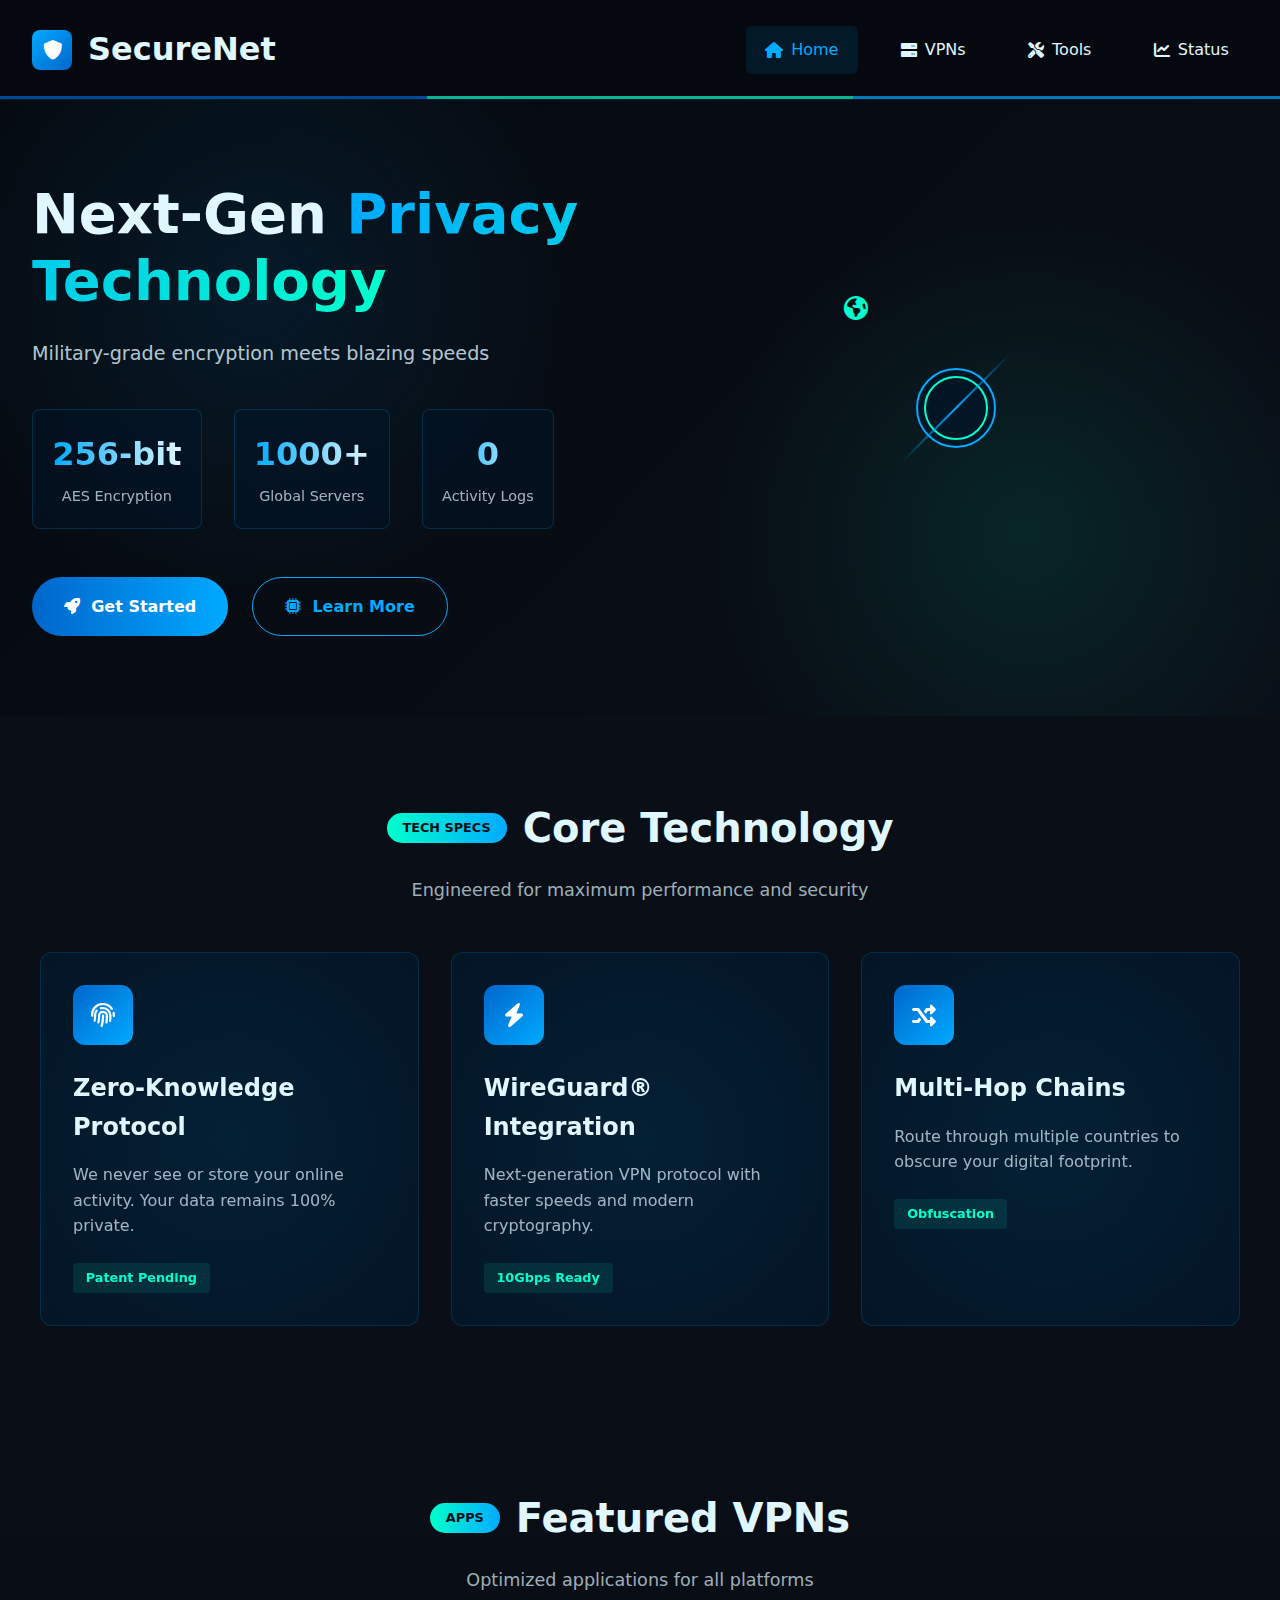
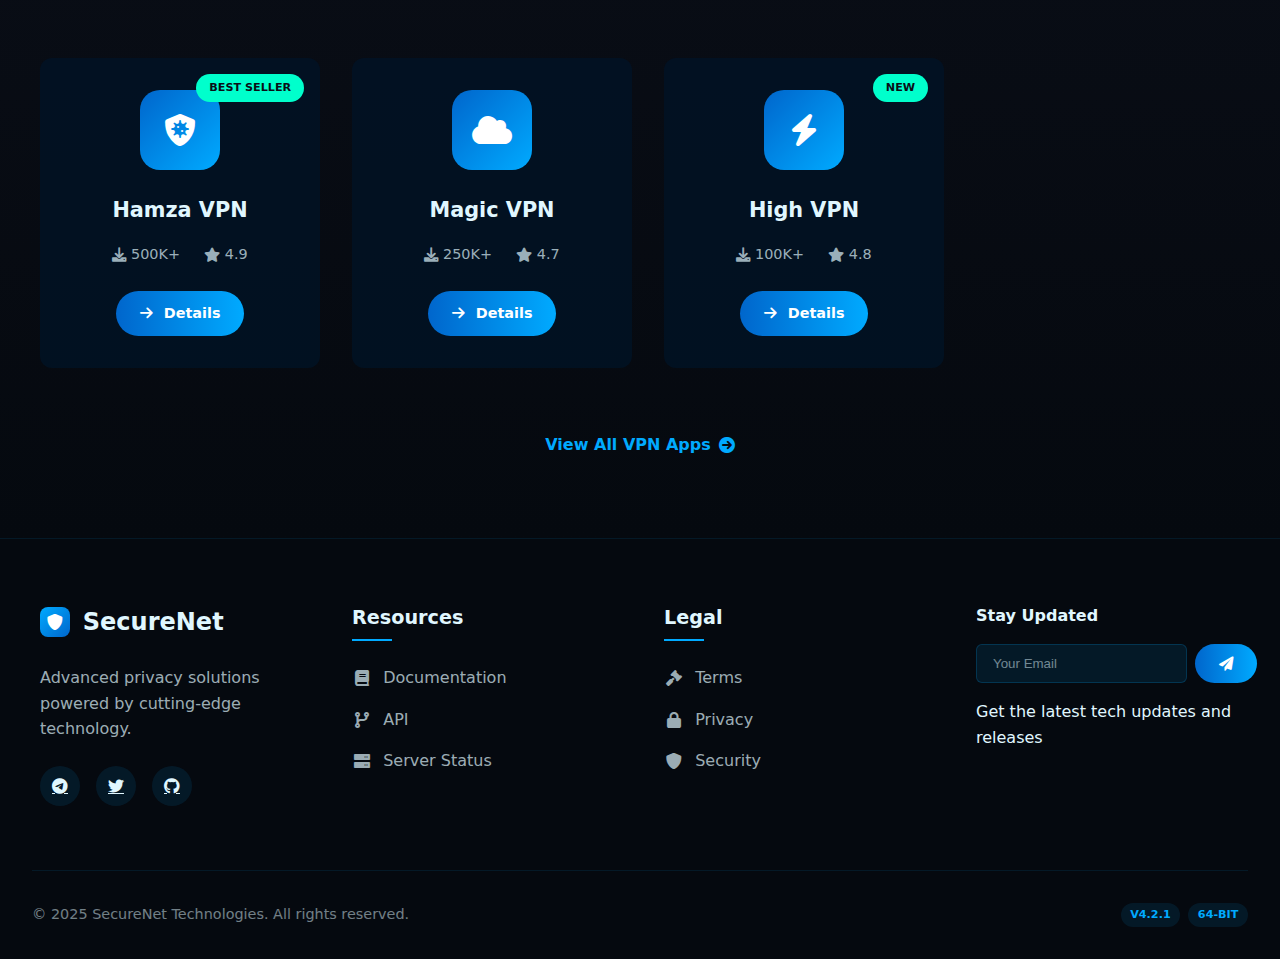
<file: index.html>
<!DOCTYPE html>
<html lang="en">
<head>
  <meta charset="UTF-8">
  <meta name="viewport" content="width=device-width, initial-scale=1.0">
  <title>SecureNet | Advanced VPN Technology</title>
  <link rel="stylesheet" href="style.css">
  <link rel="stylesheet" href="https://cdnjs.cloudflare.com/ajax/libs/font-awesome/6.0.0-beta3/css/all.min.css">
</head>

<body>
  <!-- High-Tech Header -->
  <header class="tech-header">
    <div class="header-grid">
      <div class="logo">
        <div class="tech-logo-icon">
          <i class="fas fa-shield-alt"></i>
        </div>
        <h1>SecureNet</h1>
      </div>
      
      <nav class="tech-nav">
        <a href="index.html" class="tech-nav-link active">
          <i class="fas fa-home"></i> Home
        </a>
        <a href="vpn.html" class="tech-nav-link">
          <i class="fas fa-server"></i> VPNs
        </a>
        <a href="tools.html" class="tech-nav-link">
          <i class="fas fa-tools"></i> Tools
        </a>
        <a href="#" class="tech-nav-link">
          <i class="fas fa-chart-line"></i> Status
        </a>
      </nav>
    </div>
    
    <div class="header-tech-bars">
      <div class="tech-bar"></div>
      <div class="tech-bar"></div>
      <div class="tech-bar"></div>
    </div>
  </header>

  <!-- Hero Section with Tech Animation -->
  <section class="tech-hero">
    <div class="hero-grid">
      <div class="hero-content">
        <h2>Next-Gen <span class="tech-gradient">Privacy Technology</span></h2>
        <p class="tech-subtitle">Military-grade encryption meets blazing speeds</p>
        
        <div class="tech-stats">
          <div class="stat">
            <div class="stat-number">256-bit</div>
            <div class="stat-label">AES Encryption</div>
          </div>
          <div class="stat">
            <div class="stat-number">1000+</div>
            <div class="stat-label">Global Servers</div>
          </div>
          <div class="stat">
            <div class="stat-number">0</div>
            <div class="stat-label">Activity Logs</div>
          </div>
        </div>
        
        <div class="tech-cta">
          <a href="vpn.html" class="tech-button">
            <i class="fas fa-rocket"></i> Get Started
          </a>
          <a href="#features" class="tech-button secondary">
            <i class="fas fa-microchip"></i> Learn More
          </a>
        </div>
      </div>
      
      <div class="hero-visual">
        <div class="tech-animation">
          <div class="server-node"></div>
          <div class="connection-line"></div>
          <div class="globe-icon">
            <i class="fas fa-globe-americas"></i>
          </div>
        </div>
      </div>
    </div>
  </section>

  <!-- Technology Features -->
  <section id="features" class="tech-features">
    <div class="section-header">
      <h3><span class="tech-badge">TECH SPECS</span>Core Technology</h3>
      <p>Engineered for maximum performance and security</p>
    </div>
    
    <div class="features-grid">
      <div class="tech-card">
        <div class="card-icon">
          <i class="fas fa-fingerprint"></i>
        </div>
        <h4>Zero-Knowledge Protocol</h4>
        <p>We never see or store your online activity. Your data remains 100% private.</p>
        <div class="tech-tag">Patent Pending</div>
      </div>
      
      <div class="tech-card">
        <div class="card-icon">
          <i class="fas fa-bolt"></i>
        </div>
        <h4>WireGuard® Integration</h4>
        <p>Next-generation VPN protocol with faster speeds and modern cryptography.</p>
        <div class="tech-tag">10Gbps Ready</div>
      </div>
      
      <div class="tech-card">
        <div class="card-icon">
          <i class="fas fa-random"></i>
        </div>
        <h4>Multi-Hop Chains</h4>
        <p>Route through multiple countries to obscure your digital footprint.</p>
        <div class="tech-tag">Obfuscation</div>
      </div>
    </div>
  </section>

  <!-- VPN Apps Showcase -->
  <section class="app-showcase">
    <div class="section-header">
      <h3><span class="tech-badge">APPS</span>Featured VPNs</h3>
      <p>Optimized applications for all platforms</p>
    </div>
    
    <div class="app-carousel">
      <div class="app-card">
        <div class="app-badge">BEST SELLER</div>
        <div class="app-icon">
          <i class="fas fa-shield-virus"></i>
        </div>
        <h4>Hamza VPN</h4>
        <div class="app-meta">
          <span><i class="fas fa-download"></i> 500K+</span>
          <span><i class="fas fa-star"></i> 4.9</span>
        </div>
        <a href="vpn.html" class="tech-button small">
          <i class="fas fa-arrow-right"></i> Details
        </a>
      </div>
      
      <div class="app-card">
        <div class="app-icon">
          <i class="fas fa-cloud"></i>
        </div>
        <h4>Magic VPN</h4>
        <div class="app-meta">
          <span><i class="fas fa-download"></i> 250K+</span>
          <span><i class="fas fa-star"></i> 4.7</span>
        </div>
        <a href="vpn.html" class="tech-button small">
          <i class="fas fa-arrow-right"></i> Details
        </a>
      </div>
      
      <div class="app-card">
        <div class="app-badge">NEW</div>
        <div class="app-icon">
          <i class="fas fa-bolt"></i>
        </div>
        <h4>High VPN</h4>
        <div class="app-meta">
          <span><i class="fas fa-download"></i> 100K+</span>
          <span><i class="fas fa-star"></i> 4.8</span>
        </div>
        <a href="vpn.html" class="tech-button small">
          <i class="fas fa-arrow-right"></i> Details
        </a>
      </div>
    </div>
    
    <div class="view-all">
      <a href="vpn.html" class="tech-link">
        View All VPN Apps <i class="fas fa-arrow-circle-right"></i>
      </a>
    </div>
  </section>

  <!-- Tech Footer -->
  <footer class="tech-footer">
    <div class="footer-grid">
      <div class="footer-about">
        <div class="logo">
          <div class="tech-logo-icon">
            <i class="fas fa-shield-alt"></i>
          </div>
          <h3>SecureNet</h3>
        </div>
        <p>Advanced privacy solutions powered by cutting-edge technology.</p>
        <div class="social-links">
          <a href="#"><i class="fab fa-telegram"></i></a>
          <a href="#"><i class="fab fa-twitter"></i></a>
          <a href="#"><i class="fab fa-github"></i></a>
        </div>
      </div>
      
      <div class="footer-links">
        <h4>Resources</h4>
        <a href="#"><i class="fas fa-book"></i> Documentation</a>
        <a href="#"><i class="fas fa-code-branch"></i> API</a>
        <a href="#"><i class="fas fa-server"></i> Server Status</a>
      </div>
      
      <div class="footer-links">
        <h4>Legal</h4>
        <a href="#"><i class="fas fa-gavel"></i> Terms</a>
        <a href="#"><i class="fas fa-lock"></i> Privacy</a>
        <a href="#"><i class="fas fa-shield-alt"></i> Security</a>
      </div>
      
      <div class="footer-newsletter">
        <h4>Stay Updated</h4>
        <div class="newsletter-form">
          <input type="email" placeholder="Your Email">
          <button class="tech-button small">
            <i class="fas fa-paper-plane"></i>
          </button>
        </div>
        <p>Get the latest tech updates and releases</p>
      </div>
    </div>
    
    <div class="footer-bottom">
      <p>&copy; 2025 SecureNet Technologies. All rights reserved.</p>
      <div class="tech-badges">
        <span class="tech-badge small">v4.2.1</span>
        <span class="tech-badge small">64-bit</span>
      </div>
    </div>
  </footer>

  <!-- Tech Scripts -->
  <script src="script.js"></script>
</body>
</html>
</file>
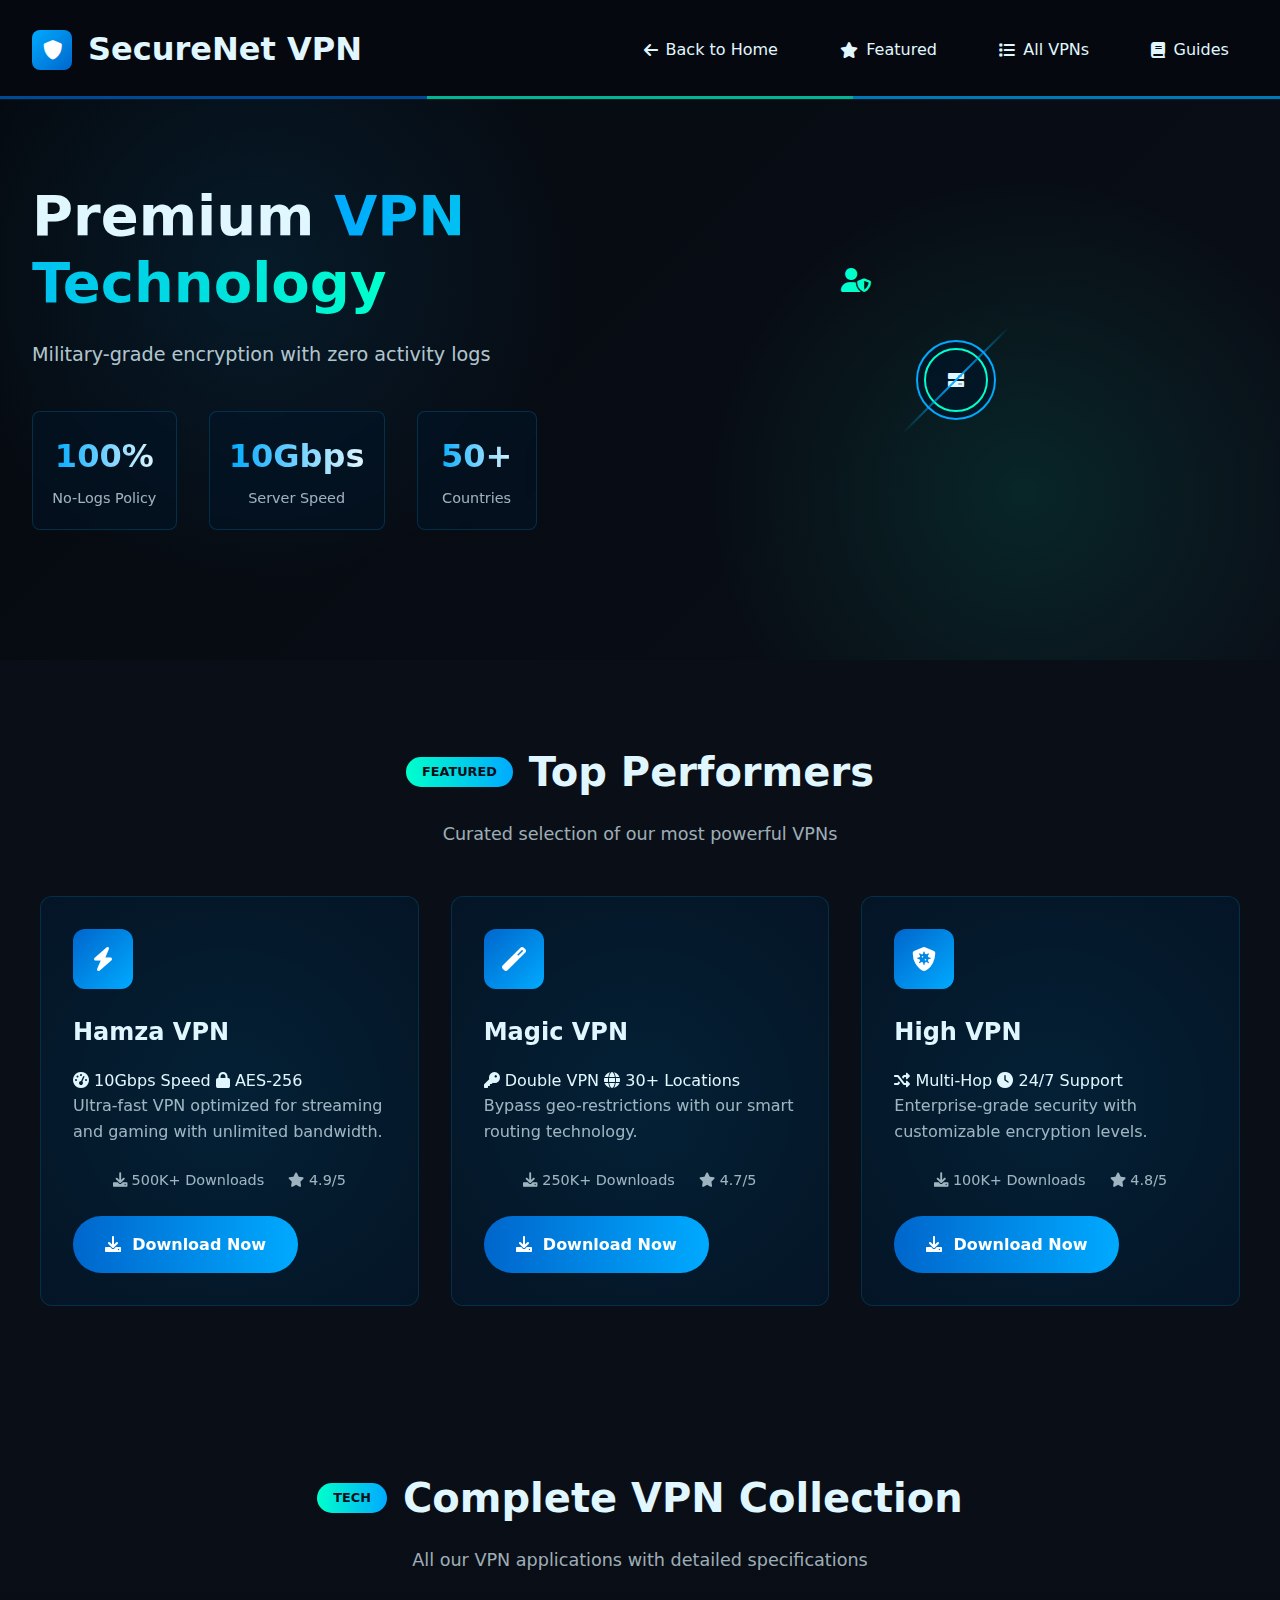
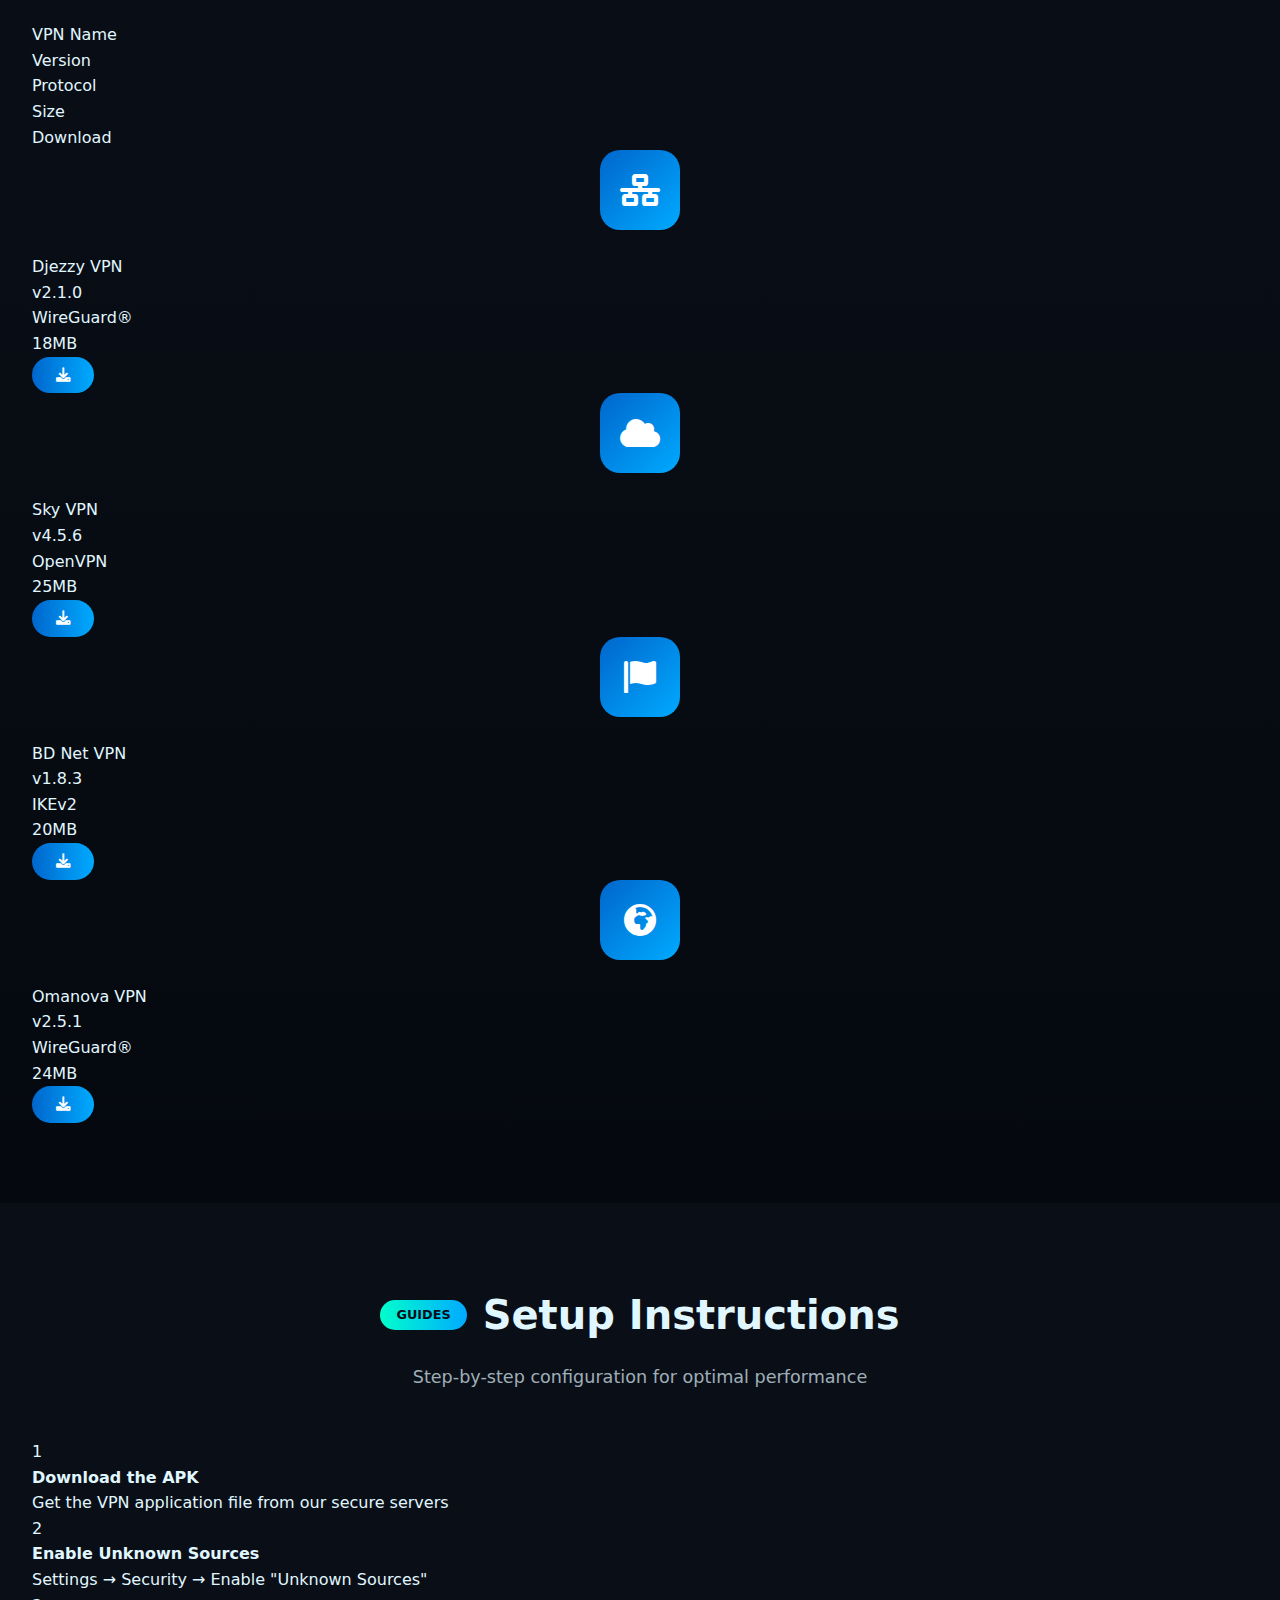
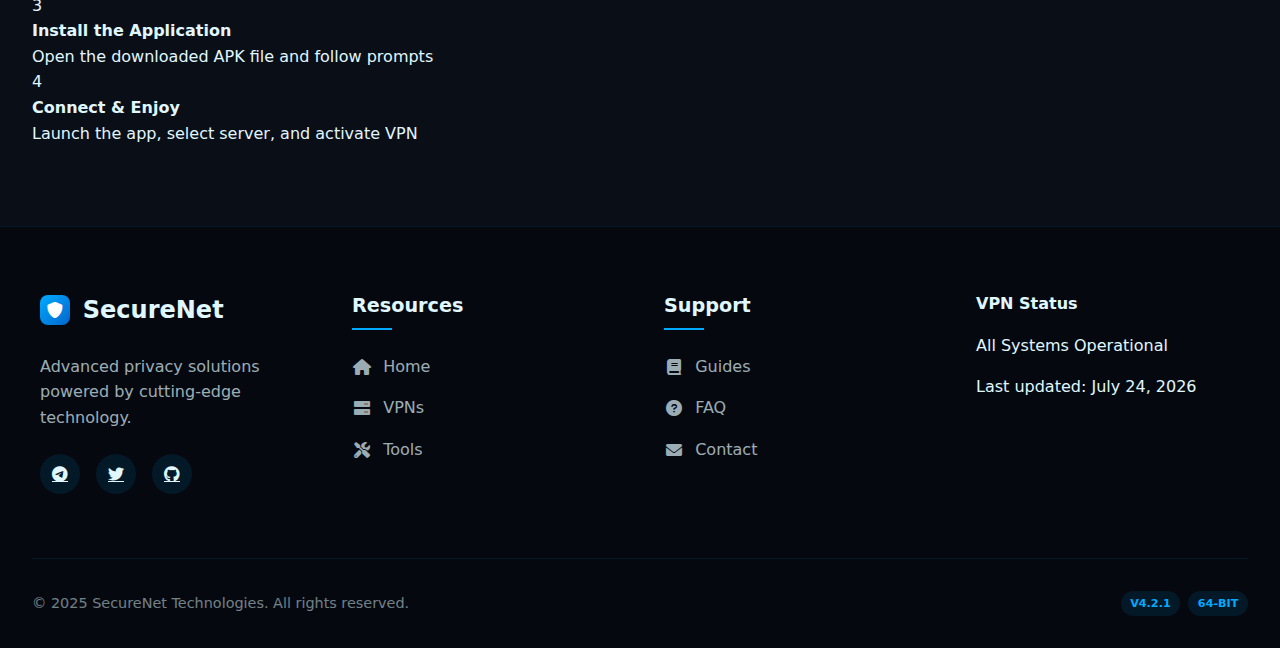
<file: vpn.html>
<!DOCTYPE html>
<html lang="en">
<head>
  <meta charset="UTF-8">
  <meta name="viewport" content="width=device-width, initial-scale=1.0">
  <title>Advanced VPN Collection | SecureNet</title>
  <link rel="stylesheet" href="style.css">
  <link rel="stylesheet" href="https://cdnjs.cloudflare.com/ajax/libs/font-awesome/6.0.0-beta3/css/all.min.css">
</head>

<body>
  <!-- Tech Header -->
  <header class="tech-header">
    <div class="header-grid">
      <div class="logo">
        <div class="tech-logo-icon">
          <i class="fas fa-shield-alt"></i>
        </div>
        <h1>SecureNet VPN</h1>
      </div>
      
      <nav class="tech-nav">
        <a href="index.html" class="tech-nav-link">
          <i class="fas fa-arrow-left"></i> Back to Home
        </a>
        <a href="#featured" class="tech-nav-link">
          <i class="fas fa-star"></i> Featured
        </a>
        <a href="#all-vpns" class="tech-nav-link">
          <i class="fas fa-list"></i> All VPNs
        </a>
        <a href="#guides" class="tech-nav-link">
          <i class="fas fa-book"></i> Guides
        </a>
      </nav>
    </div>
    
    <div class="header-tech-bars">
      <div class="tech-bar"></div>
      <div class="tech-bar"></div>
      <div class="tech-bar"></div>
    </div>
  </header>

  <!-- VPN Hero -->
  <section class="tech-hero vpn-hero">
    <div class="hero-grid">
      <div class="hero-content">
        <h2>Premium <span class="tech-gradient">VPN Technology</span></h2>
        <p class="tech-subtitle">Military-grade encryption with zero activity logs</p>
        
        <div class="tech-stats">
          <div class="stat">
            <div class="stat-number">100%</div>
            <div class="stat-label">No-Logs Policy</div>
          </div>
          <div class="stat">
            <div class="stat-number">10Gbps</div>
            <div class="stat-label">Server Speed</div>
          </div>
          <div class="stat">
            <div class="stat-number">50+</div>
            <div class="stat-label">Countries</div>
          </div>
        </div>
      </div>
      
      <div class="hero-visual">
        <div class="tech-animation">
          <div class="server-node">
            <i class="fas fa-server"></i>
          </div>
          <div class="connection-line"></div>
          <div class="globe-icon">
            <i class="fas fa-user-shield"></i>
          </div>
        </div>
      </div>
    </div>
  </section>

  <!-- Featured VPNs -->
  <section id="featured" class="tech-features">
    <div class="section-header">
      <h3><span class="tech-badge">FEATURED</span>Top Performers</h3>
      <p>Curated selection of our most powerful VPNs</p>
    </div>
    
    <div class="features-grid">
      <!-- Hamza VPN -->
      <div class="tech-card featured">
        <div class="card-icon">
          <i class="fas fa-bolt"></i>
        </div>
        <h4>Hamza VPN</h4>
        <div class="tech-specs">
          <span><i class="fas fa-tachometer-alt"></i> 10Gbps Speed</span>
          <span><i class="fas fa-lock"></i> AES-256</span>
        </div>
        <p>Ultra-fast VPN optimized for streaming and gaming with unlimited bandwidth.</p>
        <div class="app-meta">
          <span><i class="fas fa-download"></i> 500K+ Downloads</span>
          <span><i class="fas fa-star"></i> 4.9/5</span>
        </div>
        <a href="https://www.mediafire.com/file/shgwagud9etdk5h/Hamza_VPN_1.3.2.apk/file" 
           class="tech-button"
           target="_blank">
          <i class="fas fa-download"></i> Download Now
        </a>
      </div>
      
      <!-- Magic VPN -->
      <div class="tech-card">
        <div class="card-icon">
          <i class="fas fa-magic"></i>
        </div>
        <h4>Magic VPN</h4>
        <div class="tech-specs">
          <span><i class="fas fa-key"></i> Double VPN</span>
          <span><i class="fas fa-globe"></i> 30+ Locations</span>
        </div>
        <p>Bypass geo-restrictions with our smart routing technology.</p>
        <div class="app-meta">
          <span><i class="fas fa-download"></i> 250K+ Downloads</span>
          <span><i class="fas fa-star"></i> 4.7/5</span>
        </div>
        <a href="https://apkpure.com/vpn-magic-fast-vpn-proxy-service-provider/me.magicvpn.app/download?_gl=1*4k735u*_ga*YW1wLW9WQkNTOFh1M2dYRF93dTZDMmYwVHoyOV94N2VKNHZMandCSGFEZE8zYjFVaWk4MTFUdWlWWEI2M0dNSkN1TTM.*_ga_1WHK3G2W0J*MTc0Mzg4MTIyNi4xLjEuMTc0Mzg4MTI4Ni4wLjAuMA.." 
           class="tech-button"
           target="_blank">
          <i class="fas fa-download"></i> Download Now
        </a>
      </div>
      
      <!-- High VPN -->
      <div class="tech-card">
        <div class="card-icon">
          <i class="fas fa-shield-virus"></i>
        </div>
        <h4>High VPN</h4>
        <div class="tech-specs">
          <span><i class="fas fa-random"></i> Multi-Hop</span>
          <span><i class="fas fa-clock"></i> 24/7 Support</span>
        </div>
        <p>Enterprise-grade security with customizable encryption levels.</p>
        <div class="app-meta">
          <span><i class="fas fa-download"></i> 100K+ Downloads</span>
          <span><i class="fas fa-star"></i> 4.8/5</span>
        </div>
        <a href="https://highvpn-best-vpn-proxy-master-for-wifi-security.en.download.it/android/download" 
           class="tech-button"
           target="_blank">
          <i class="fas fa-download"></i> Download Now
        </a>
      </div>
    </div>
  </section>

  <!-- All VPNs Section -->
  <section id="all-vpns" class="app-showcase">
    <div class="section-header">
      <h3><span class="tech-badge">TECH</span>Complete VPN Collection</h3>
      <p>All our VPN applications with detailed specifications</p>
    </div>
    
    <div class="vpn-table">
      <div class="table-header">
        <div class="table-row">
          <div>VPN Name</div>
          <div>Version</div>
          <div>Protocol</div>
          <div>Size</div>
          <div>Download</div>
        </div>
      </div>
      
      <div class="table-body">
        <!-- Djezzy VPN -->
        <div class="table-row">
          <div class="vpn-name">
            <div class="app-icon small">
              <i class="fas fa-network-wired"></i>
            </div>
            <span>Djezzy VPN</span>
          </div>
          <div>v2.1.0</div>
          <div>WireGuard®</div>
          <div>18MB</div>
          <div>
            <a href="https://www.mediafire.com/download/3velra1el8gh701" 
               class="tech-button small"
               target="_blank">
              <i class="fas fa-download"></i>
            </a>
          </div>
        </div>
        
        <!-- Sky VPN -->
        <div class="table-row">
          <div class="vpn-name">
            <div class="app-icon small">
              <i class="fas fa-cloud"></i>
            </div>
            <span>Sky VPN</span>
          </div>
          <div>v4.5.6</div>
          <div>OpenVPN</div>
          <div>25MB</div>
          <div>
            <a href="https://www.skyvpn.net/mb/" 
               class="tech-button small"
               target="_blank">
              <i class="fas fa-download"></i>
            </a>
          </div>
        </div>
        
        <!-- BD Net VPN -->
        <div class="table-row">
          <div class="vpn-name">
            <div class="app-icon small">
              <i class="fas fa-flag"></i>
            </div>
            <span>BD Net VPN</span>
          </div>
          <div>v1.8.3</div>
          <div>IKEv2</div>
          <div>20MB</div>
          <div>
            <a href="https://play.google.com/store/apps/details?id=dastan.prince.bdfreevpn" 
               class="tech-button small"
               target="_blank">
              <i class="fas fa-download"></i>
            </a>
          </div>
        </div>
        
        <!-- Omanova VPN -->
        <div class="table-row">
          <div class="vpn-name">
            <div class="app-icon small">
              <i class="fas fa-globe-africa"></i>
            </div>
            <span>Omanova VPN</span>
          </div>
          <div>v2.5.1</div>
          <div>WireGuard®</div>
          <div>24MB</div>
          <div>
            <a href="https://play.google.com/store/apps/details?id=dastan.prince.vipoman" 
               class="tech-button small"
               target="_blank">
              <i class="fas fa-download"></i>
            </a>
          </div>
        </div>
      </div>
    </div>
  </section>

  <!-- Installation Guides -->
  <section id="guides" class="tech-features">
    <div class="section-header">
      <h3><span class="tech-badge">GUIDES</span>Setup Instructions</h3>
      <p>Step-by-step configuration for optimal performance</p>
    </div>
    
    <div class="guide-steps">
      <div class="step">
        <div class="step-number">1</div>
        <div class="step-content">
          <h4>Download the APK</h4>
          <p>Get the VPN application file from our secure servers</p>
        </div>
      </div>
      
      <div class="step">
        <div class="step-number">2</div>
        <div class="step-content">
          <h4>Enable Unknown Sources</h4>
          <p>Settings → Security → Enable "Unknown Sources"</p>
        </div>
      </div>
      
      <div class="step">
        <div class="step-number">3</div>
        <div class="step-content">
          <h4>Install the Application</h4>
          <p>Open the downloaded APK file and follow prompts</p>
        </div>
      </div>
      
      <div class="step">
        <div class="step-number">4</div>
        <div class="step-content">
          <h4>Connect & Enjoy</h4>
          <p>Launch the app, select server, and activate VPN</p>
        </div>
      </div>
    </div>
  </section>

  <!-- Tech Footer -->
  <footer class="tech-footer">
    <div class="footer-grid">
      <div class="footer-about">
        <div class="logo">
          <div class="tech-logo-icon">
            <i class="fas fa-shield-alt"></i>
          </div>
          <h3>SecureNet</h3>
        </div>
        <p>Advanced privacy solutions powered by cutting-edge technology.</p>
        <div class="social-links">
          <a href="#"><i class="fab fa-telegram"></i></a>
          <a href="#"><i class="fab fa-twitter"></i></a>
          <a href="#"><i class="fab fa-github"></i></a>
        </div>
      </div>
      
      <div class="footer-links">
        <h4>Resources</h4>
        <a href="index.html"><i class="fas fa-home"></i> Home</a>
        <a href="vpn.html"><i class="fas fa-server"></i> VPNs</a>
        <a href="#"><i class="fas fa-tools"></i> Tools</a>
      </div>
      
      <div class="footer-links">
        <h4>Support</h4>
        <a href="#"><i class="fas fa-book"></i> Guides</a>
        <a href="#"><i class="fas fa-question-circle"></i> FAQ</a>
        <a href="#"><i class="fas fa-envelope"></i> Contact</a>
      </div>
      
      <div class="footer-newsletter">
        <h4>VPN Status</h4>
        <div class="status-indicator">
          <div class="status-dot online"></div>
          <span>All Systems Operational</span>
        </div>
        <p>Last updated: <span id="current-date"></span></p>
      </div>
    </div>
    
    <div class="footer-bottom">
      <p>&copy; 2025 SecureNet Technologies. All rights reserved.</p>
      <div class="tech-badges">
        <span class="tech-badge small">v4.2.1</span>
        <span class="tech-badge small">64-bit</span>
      </div>
    </div>
  </footer>

  <script>
    // Update current date
    document.getElementById('current-date').textContent = new Date().toLocaleDateString('en-US', { 
      year: 'numeric', 
      month: 'long', 
      day: 'numeric' 
    });
    
    // Simple download tracker
    document.querySelectorAll('.tech-button').forEach(button => {
      button.addEventListener('click', function() {
        const vpnName = this.closest('.tech-card') ? 
          this.closest('.tech-card').querySelector('h4').textContent : 
          this.closest('.table-row').querySelector('.vpn-name span').textContent;
        console.log(`Download initiated: ${vpnName}`);
      });
    });
  </script>
</body>
</html>
</file>
<file: style.css>
/* ===== TECH THEME STYLES ===== */
:root {
  --primary: #0066cc;
  --primary-dark: #004d99;
  --secondary: #00aaff;
  --tech-dark: #0a0e17;
  --tech-darker: #05090f;
  --tech-light: #e0f7ff;
  --tech-accent: #00ffcc;
  --tech-gray: #1a1f2d;
}

/* ===== BASE RESET ===== */
* {
  margin: 0;
  padding: 0;
  box-sizing: border-box;
}

body {
  font-family: 'Segoe UI', 'Roboto', system-ui, sans-serif;
  background-color: var(--tech-dark);
  color: var(--tech-light);
  line-height: 1.6;
  overflow-x: hidden;
}

/* ===== TECH HEADER ===== */
.tech-header {
  background: var(--tech-darker);
  padding: 1.5rem 2rem;
  border-bottom: 1px solid rgba(0, 170, 255, 0.1);
  position: relative;
}

.header-grid {
  display: flex;
  justify-content: space-between;
  align-items: center;
  max-width: 1400px;
  margin: 0 auto;
}

.logo {
  display: flex;
  align-items: center;
  gap: 1rem;
}

.tech-logo-icon {
  width: 40px;
  height: 40px;
  background: linear-gradient(135deg, var(--secondary), var(--primary));
  border-radius: 8px;
  display: flex;
  align-items: center;
  justify-content: center;
  color: white;
  font-size: 1.2rem;
}

.tech-nav {
  display: flex;
  gap: 1.5rem;
}

.tech-nav-link {
  color: var(--tech-light);
  text-decoration: none;
  font-weight: 500;
  padding: 0.7rem 1.2rem;
  border-radius: 6px;
  transition: all 0.3s ease;
  display: flex;
  align-items: center;
  gap: 0.5rem;
}

.tech-nav-link:hover, 
.tech-nav-link.active {
  background: rgba(0, 170, 255, 0.1);
  color: var(--secondary);
}

.tech-nav-link i {
  font-size: 1rem;
}

.header-tech-bars {
  position: absolute;
  bottom: 0;
  left: 0;
  width: 100%;
  display: flex;
  height: 3px;
}

.tech-bar {
  height: 100%;
  flex: 1;
  background: var(--secondary);
  opacity: 0.7;
}

.tech-bar:nth-child(1) {
  background: var(--primary);
}
.tech-bar:nth-child(2) {
  background: var(--tech-accent);
}
.tech-bar:nth-child(3) {
  background: var(--secondary);
}

/* ===== TECH HERO ===== */
.tech-hero {
  padding: 5rem 2rem;
  background: linear-gradient(135deg, var(--tech-darker), var(--tech-dark));
  position: relative;
  overflow: hidden;
}

.tech-hero::before {
  content: '';
  position: absolute;
  top: 0;
  left: 0;
  width: 100%;
  height: 100%;
  background: 
    radial-gradient(circle at 20% 30%, rgba(0, 170, 255, 0.1) 0%, transparent 30%),
    radial-gradient(circle at 80% 70%, rgba(0, 255, 204, 0.1) 0%, transparent 30%);
  z-index: 0;
}

.hero-grid {
  display: grid;
  grid-template-columns: 1fr 1fr;
  gap: 3rem;
  max-width: 1400px;
  margin: 0 auto;
  position: relative;
  z-index: 1;
}

.hero-content {
  display: flex;
  flex-direction: column;
  justify-content: center;
}

.hero-content h2 {
  font-size: 3.5rem;
  font-weight: 800;
  margin-bottom: 1.5rem;
  line-height: 1.2;
}

.tech-gradient {
  background: linear-gradient(90deg, var(--secondary), var(--tech-accent));
  -webkit-background-clip: text;
  background-clip: text;
  color: transparent;
}

.tech-subtitle {
  font-size: 1.2rem;
  color: rgba(224, 247, 255, 0.8);
  margin-bottom: 2.5rem;
  max-width: 80%;
}

.tech-stats {
  display: flex;
  gap: 2rem;
  margin-bottom: 3rem;
}

.stat {
  background: rgba(0, 20, 40, 0.5);
  border: 1px solid rgba(0, 170, 255, 0.2);
  border-radius: 8px;
  padding: 1.2rem;
  min-width: 120px;
  text-align: center;
  backdrop-filter: blur(5px);
}

.stat-number {
  font-size: 2rem;
  font-weight: 700;
  background: linear-gradient(90deg, var(--secondary), var(--tech-light));
  -webkit-background-clip: text;
  background-clip: text;
  color: transparent;
  margin-bottom: 0.3rem;
}

.stat-label {
  font-size: 0.9rem;
  color: rgba(224, 247, 255, 0.7);
}

.tech-cta {
  display: flex;
  gap: 1.5rem;
}

.tech-button {
  display: inline-flex;
  align-items: center;
  gap: 0.7rem;
  background: linear-gradient(90deg, var(--primary), var(--secondary));
  color: white;
  padding: 1rem 2rem;
  border-radius: 50px;
  text-decoration: none;
  font-weight: 600;
  transition: all 0.3s ease;
  border: none;
  cursor: pointer;
}

.tech-button:hover {
  transform: translateY(-3px);
  box-shadow: 0 10px 20px rgba(0, 170, 255, 0.3);
}

.tech-button.secondary {
  background: transparent;
  border: 1px solid var(--secondary);
  color: var(--secondary);
}

.tech-button.secondary:hover {
  background: rgba(0, 170, 255, 0.1);
}

.hero-visual {
  position: relative;
  display: flex;
  align-items: center;
  justify-content: center;
}

.tech-animation {
  width: 400px;
  height: 400px;
  position: relative;
}

.server-node {
  position: absolute;
  width: 80px;
  height: 80px;
  background: rgba(0, 20, 40, 0.7);
  border: 2px solid var(--secondary);
  border-radius: 50%;
  top: 50%;
  left: 50%;
  transform: translate(-50%, -50%);
  display: flex;
  align-items: center;
  justify-content: center;
  animation: pulse 4s infinite;
}

.server-node::before {
  content: '';
  position: absolute;
  width: 60px;
  height: 60px;
  border: 2px solid var(--tech-accent);
  border-radius: 50%;
  animation: pulse 3s infinite 0.5s;
}

.connection-line {
  position: absolute;
  width: 2px;
  height: 150px;
  background: linear-gradient(to bottom, transparent, var(--secondary), transparent);
  top: 50%;
  left: 50%;
  transform: translate(-50%, -50%) rotate(45deg);
  animation: rotate 20s linear infinite;
}

.globe-icon {
  position: absolute;
  width: 40px;
  height: 40px;
  background: var(--tech-dark);
  border-radius: 50%;
  display: flex;
  align-items: center;
  justify-content: center;
  color: var(--tech-accent);
  font-size: 1.5rem;
  top: 20%;
  left: 20%;
  animation: float 6s ease-in-out infinite;
}

/* ===== TECH FEATURES ===== */
.tech-features {
  padding: 5rem 2rem;
  background: var(--tech-dark);
  position: relative;
}

.section-header {
  text-align: center;
  max-width: 800px;
  margin: 0 auto 3rem;
}

.section-header h3 {
  font-size: 2.5rem;
  margin-bottom: 1rem;
  display: flex;
  align-items: center;
  justify-content: center;
  gap: 1rem;
}

.tech-badge {
  background: linear-gradient(90deg, var(--tech-accent), var(--secondary));
  color: var(--tech-dark);
  padding: 0.3rem 1rem;
  border-radius: 50px;
  font-size: 0.8rem;
  font-weight: 700;
  text-transform: uppercase;
}

.section-header p {
  color: rgba(224, 247, 255, 0.7);
  font-size: 1.1rem;
}

.features-grid {
  display: grid;
  grid-template-columns: repeat(auto-fit, minmax(300px, 1fr));
  gap: 2rem;
  max-width: 1200px;
  margin: 0 auto;
}

.tech-card {
  background: rgba(0, 20, 40, 0.5);
  border: 1px solid rgba(0, 170, 255, 0.2);
  border-radius: 12px;
  padding: 2rem;
  transition: all 0.3s ease;
  backdrop-filter: blur(5px);
  position: relative;
  overflow: hidden;
}

.tech-card:hover {
  transform: translateY(-10px);
  box-shadow: 0 15px 30px rgba(0, 170, 255, 0.1);
  border-color: var(--secondary);
}

.tech-card::before {
  content: '';
  position: absolute;
  top: -50%;
  left: -50%;
  width: 200%;
  height: 200%;
  background: radial-gradient(circle, rgba(0,170,255,0.1) 0%, transparent 70%);
  z-index: -1;
}

.card-icon {
  width: 60px;
  height: 60px;
  background: linear-gradient(135deg, var(--primary), var(--secondary));
  border-radius: 12px;
  display: flex;
  align-items: center;
  justify-content: center;
  color: white;
  font-size: 1.5rem;
  margin-bottom: 1.5rem;
}

.tech-card h4 {
  font-size: 1.5rem;
  margin-bottom: 1rem;
  color: var(--tech-light);
}

.tech-card p {
  color: rgba(224, 247, 255, 0.7);
  margin-bottom: 1.5rem;
}

.tech-tag {
  display: inline-block;
  background: rgba(0, 255, 204, 0.1);
  color: var(--tech-accent);
  padding: 0.3rem 0.8rem;
  border-radius: 4px;
  font-size: 0.8rem;
  font-weight: 600;
}

/* ===== APP SHOWCASE ===== */
.app-showcase {
  padding: 5rem 2rem;
  background: linear-gradient(to bottom, var(--tech-dark), var(--tech-darker));
}

.app-carousel {
  display: flex;
  gap: 2rem;
  overflow-x: auto;
  padding: 1rem 0;
  scroll-snap-type: x mandatory;
  max-width: 1200px;
  margin: 0 auto;
}

.app-carousel::-webkit-scrollbar {
  height: 8px;
}

.app-carousel::-webkit-scrollbar-track {
  background: rgba(0, 170, 255, 0.1);
  border-radius: 10px;
}

.app-carousel::-webkit-scrollbar-thumb {
  background: var(--secondary);
  border-radius: 10px;
}

.app-card {
  scroll-snap-align: start;
  flex: 0 0 280px;
  background: rgba(0, 20, 40, 0.7);
  border-radius: 12px;
  padding: 2rem;
  text-align: center;
  transition: all 0.3s ease;
  position: relative;
}

.app-card:hover {
  transform: translateY(-5px);
  box-shadow: 0 10px 20px rgba(0, 170, 255, 0.2);
}

.app-badge {
  position: absolute;
  top: 1rem;
  right: 1rem;
  background: var(--tech-accent);
  color: var(--tech-dark);
  padding: 0.3rem 0.8rem;
  border-radius: 50px;
  font-size: 0.7rem;
  font-weight: 700;
}

.app-icon {
  width: 80px;
  height: 80px;
  background: linear-gradient(135deg, var(--primary), var(--secondary));
  border-radius: 20px;
  display: flex;
  align-items: center;
  justify-content: center;
  margin: 0 auto 1.5rem;
  color: white;
  font-size: 2rem;
}

.app-card h4 {
  font-size: 1.3rem;
  margin-bottom: 1rem;
}

.app-meta {
  display: flex;
  justify-content: center;
  gap: 1.5rem;
  margin-bottom: 1.5rem;
  color: rgba(224, 247, 255, 0.7);
  font-size: 0.9rem;
}

.app-meta span {
  display: flex;
  align-items: center;
  gap: 0.3rem;
}

.tech-button.small {
  padding: 0.7rem 1.5rem;
  font-size: 0.9rem;
}

.view-all {
  text-align: center;
  margin-top: 3rem;
}

.tech-link {
  color: var(--secondary);
  text-decoration: none;
  font-weight: 600;
  display: inline-flex;
  align-items: center;
  gap: 0.5rem;
  transition: all 0.3s ease;
}

.tech-link:hover {
  color: var(--tech-accent);
  transform: translateX(5px);
}

/* ===== TECH FOOTER ===== */
.tech-footer {
  background: var(--tech-darker);
  padding: 4rem 2rem 2rem;
  border-top: 1px solid rgba(0, 170, 255, 0.1);
}

.footer-grid {
  display: grid;
  grid-template-columns: repeat(auto-fit, minmax(250px, 1fr));
  gap: 3rem;
  max-width: 1200px;
  margin: 0 auto;
}

.footer-about {
  display: flex;
  flex-direction: column;
  gap: 1.5rem;
}

.footer-about .logo {
  align-items: center;
  gap: 0.8rem;
}

.footer-about .tech-logo-icon {
  width: 30px;
  height: 30px;
  font-size: 1rem;
}

.footer-about h3 {
  font-size: 1.5rem;
  color: var(--tech-light);
}

.footer-about p {
  color: rgba(224, 247, 255, 0.7);
  line-height: 1.6;
}

.social-links {
  display: flex;
  gap: 1rem;
}

.social-links a {
  width: 40px;
  height: 40px;
  background: rgba(0, 170, 255, 0.1);
  border-radius: 50%;
  display: flex;
  align-items: center;
  justify-content: center;
  color: var(--tech-light);
  transition: all 0.3s ease;
}

.social-links a:hover {
  background: var(--secondary);
  color: white;
  transform: translateY(-3px);
}

.footer-links {
  display: flex;
  flex-direction: column;
  gap: 1rem;
}

.footer-links h4 {
  font-size: 1.2rem;
  color: var(--tech-light);
  margin-bottom: 0.5rem;
  position: relative;
  padding-bottom: 0.5rem;
}

.footer-links h4::after {
  content: '';
  position: absolute;
  bottom: 0;
  left: 0;
  width: 40px;
  height: 2px;
  background: var(--secondary);
}

.footer-links a {
  color: rgba(224, 247, 255, 0.7);
  text-decoration: none;
  display: flex;
  align-items: center;
  gap: 0.7rem;
  transition: all 0.3s ease;
}

.footer-links a:hover {
  color: var(--secondary);
  transform: translateX(5px);
}

.footer-links a i {
  width: 20px;
  text-align: center;
}

.footer-newsletter {
  display: flex;
  flex-direction: column;
  gap: 1rem;
}

.newsletter-form {
  display: flex;
  gap: 0.5rem;
}

.newsletter-form input {
  flex: 1;
  background: rgba(0, 170, 255, 0.1);
  border: 1px solid rgba(0, 170, 255, 0.2);
  border-radius: 6px;
  padding: 0.7rem 1rem;
  color: white;
  outline: none;
}

.newsletter-form input::placeholder {
  color: rgba(224, 247, 255, 0.5);
}

.footer-bottom {
  display: flex;
  justify-content: space-between;
  align-items: center;
  margin-top: 4rem;
  padding-top: 2rem;
  border-top: 1px solid rgba(0, 170, 255, 0.1);
  color: rgba(224, 247, 255, 0.5);
  font-size: 0.9rem;
}

.tech-badges {
  display: flex;
  gap: 0.5rem;
}

.tech-badge.small {
  padding: 0.2rem 0.6rem;
  font-size: 0.7rem;
  background: rgba(0, 170, 255, 0.1);
  color: var(--secondary);
}

/* ===== ANIMATIONS ===== */
@keyframes pulse {
  0% { transform: translate(-50%, -50%) scale(1); }
  50% { transform: translate(-50%, -50%) scale(1.05); }
  100% { transform: translate(-50%, -50%) scale(1); }
}

@keyframes rotate {
  from { transform: translate(-50%, -50%) rotate(0deg); }
  to { transform: translate(-50%, -50%) rotate(360deg); }
}

@keyframes float {
  0% { transform: translateY(0px); }
  50% { transform: translateY(-15px); }
  100% { transform: translateY(0px); }
}

/* ===== RESPONSIVE DESIGN ===== */
@media (max-width: 1024px) {
  .hero-grid {
    grid-template-columns: 1fr;
    text-align: center;
  }
  
  .tech-subtitle {
    max-width: 100%;
    margin-left: auto;
    margin-right: auto;
  }
  
  .tech-stats {
    justify-content: center;
  }
  
  .tech-cta {
    justify-content: center;
  }
  
  .hero-visual {
    margin-top: 3rem;
  }
}

@media (max-width: 768px) {
  .header-grid {
    flex-direction: column;
    gap: 1.5rem;
  }
  
  .tech-nav {
    flex-wrap: wrap;
    justify-content: center;
  }
  
  .tech-hero {
    padding: 3rem 1.
</file>
